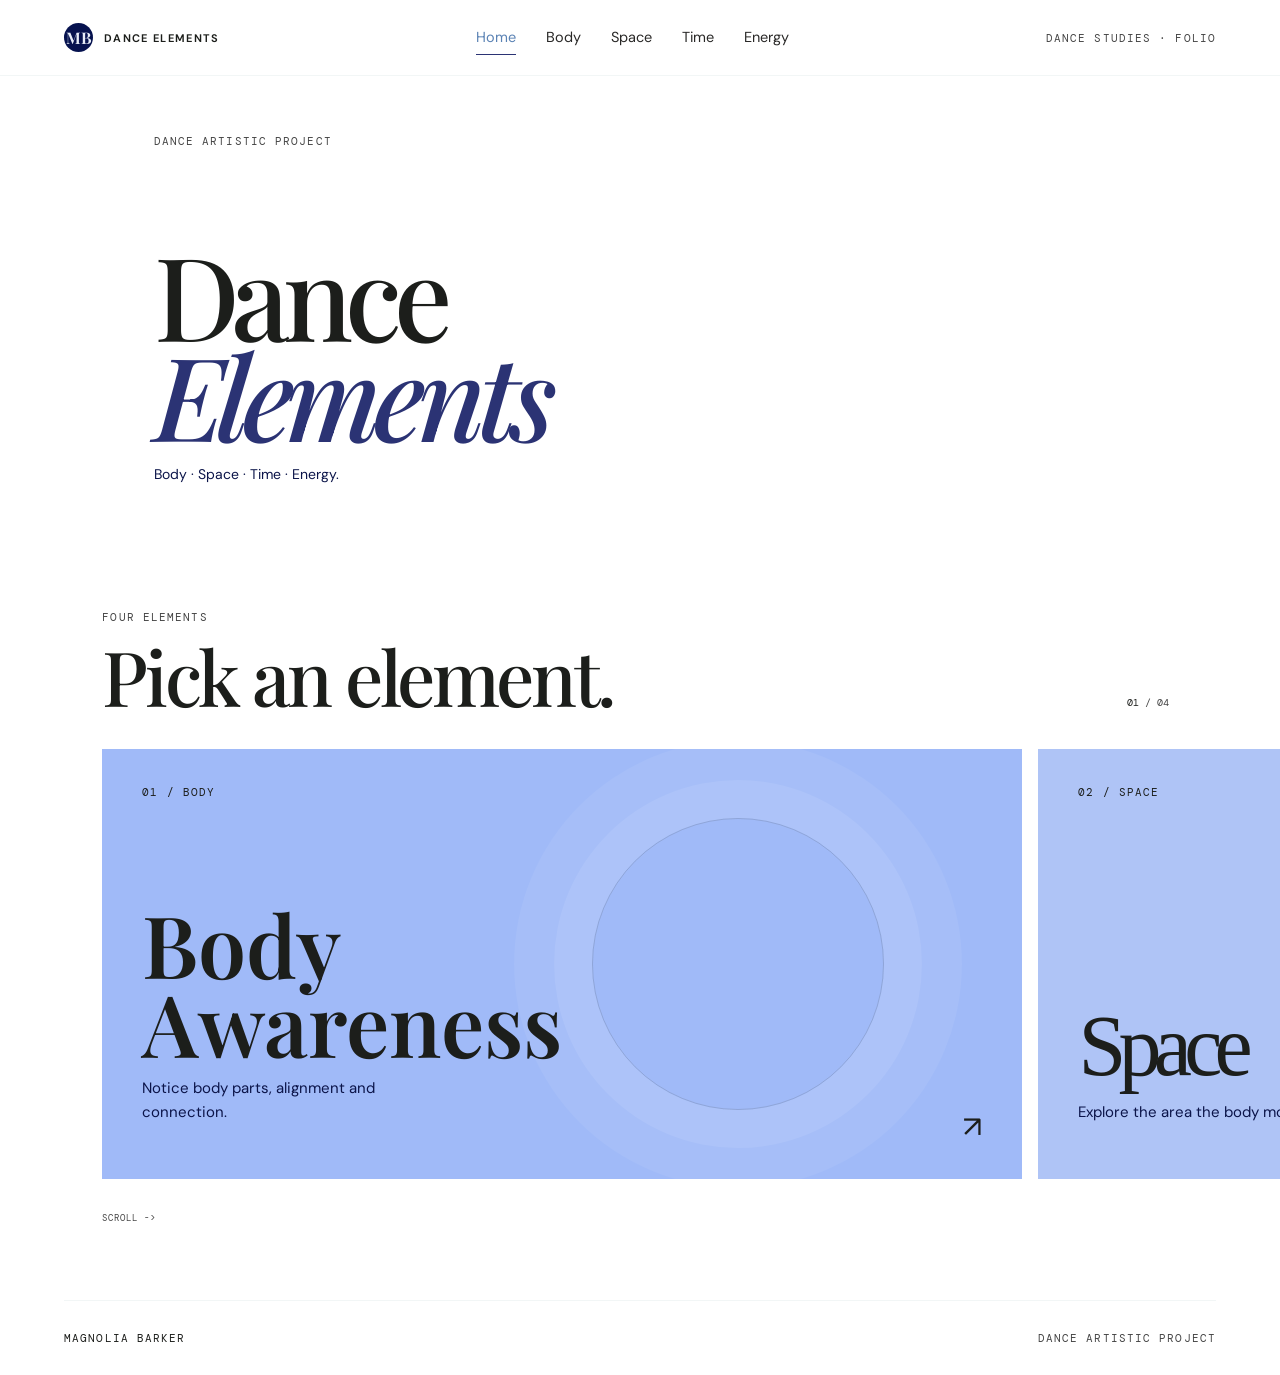
<file: index.html>
<!DOCTYPE html>
<html lang="en">
<head>
  <meta charset="UTF-8">
  <meta name="viewport" content="width=device-width, initial-scale=1.0">
  <meta name="theme-color" content="#f4efe6">
  <title>Dance Elements — Magnolia Barker</title>
  <link rel="stylesheet" href="styles.css">
  <script src="script.js" defer></script>
</head>
<body>
  <header class="site-header">
    <a class="wordmark" href="index.html"><span class="brand-monogram">MB</span> DANCE ELEMENTS</a>
    <nav class="main-nav" aria-label="Main navigation">
      <a class="active" href="index.html">Home</a>
      <a href="body.html">Body</a>
      <a href="space.html">Space</a>
      <a href="time.html">Time</a>
      <a href="energy.html">Energy</a>
    </nav>
    <span class="folio-tag">DANCE STUDIES · FOLIO</span>
  </header>

  <main>
    <section class="home-hero">
      <div class="hero-copy">
        <p class="section-label">DANCE ARTISTIC PROJECT</p>
        <h1>Dance<br><em>Elements</em></h1>
        <p class="lead-copy">Body · Space · Time · Energy.</p>
      </div>
    </section>

    <section class="elements-showcase" id="elements-showcase" aria-label="Four dance elements">
      <div class="showcase-heading">
        <div>
          <p class="section-label">FOUR ELEMENTS</p>
          <h2>Pick an element.</h2>
        </div>
        <div class="carousel-controls">
          <span class="carousel-position"><b id="carousel-current">01</b> / 04</span>
        </div>
      </div>

      <div class="element-carousel" id="element-carousel" tabindex="0" aria-label="Dance elements carousel">
        <a class="element-card card-body" href="body.html">
          <span class="element-card-label">01 / BODY</span>
          <h3>Body<br>Awareness</h3>
          <p>Notice body parts, alignment and connection.</p>
          <span class="card-arrow">↗</span>
        </a>
        <a class="element-card card-space" href="space.html">
          <span class="element-card-label">02 / SPACE</span>
          <h3>Space</h3>
          <p>Explore the area the body moves through.</p>
          <span class="card-arrow">↗</span>
        </a>
        <a class="element-card card-time" href="time.html">
          <span class="element-card-label">03 / TIME</span>
          <h3>Time</h3>
          <p>Explore speed, rhythm and pace.</p>
          <span class="card-arrow">↗</span>
        </a>
        <a class="element-card card-energy" href="energy.html">
          <span class="element-card-label">04 / ENERGY</span>
          <h3>Energy</h3>
          <p>Explore weight, flow, time and space.</p>
          <span class="card-arrow" aria-hidden="true">↗</span>
        </a>
      </div>

      <div class="carousel-scroll-hint">
        <span>SCROLL -> </span>

      </div>
    </section>
  </main>

  <footer class="site-footer">
    <span>MAGNOLIA BARKER</span>
    <span>DANCE ARTISTIC PROJECT</span>
  </footer>
</body>
</html>
</file>
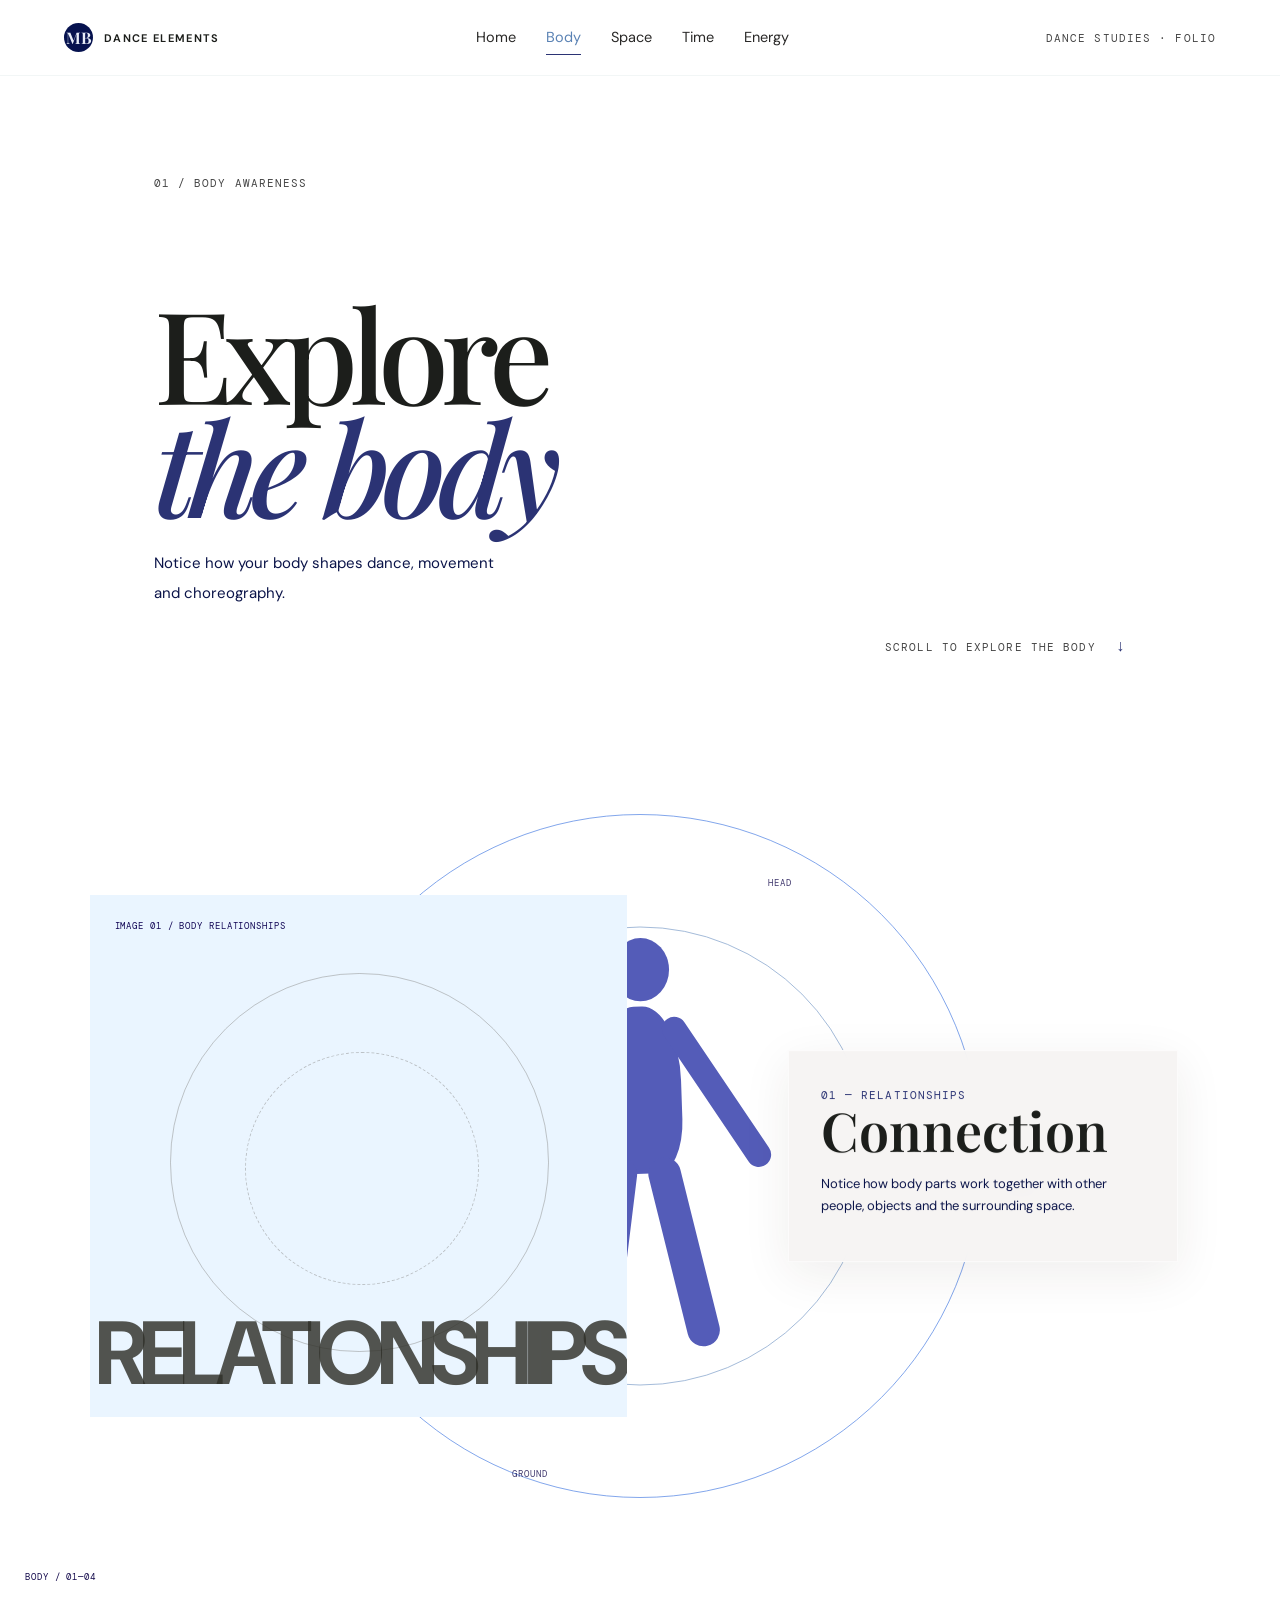
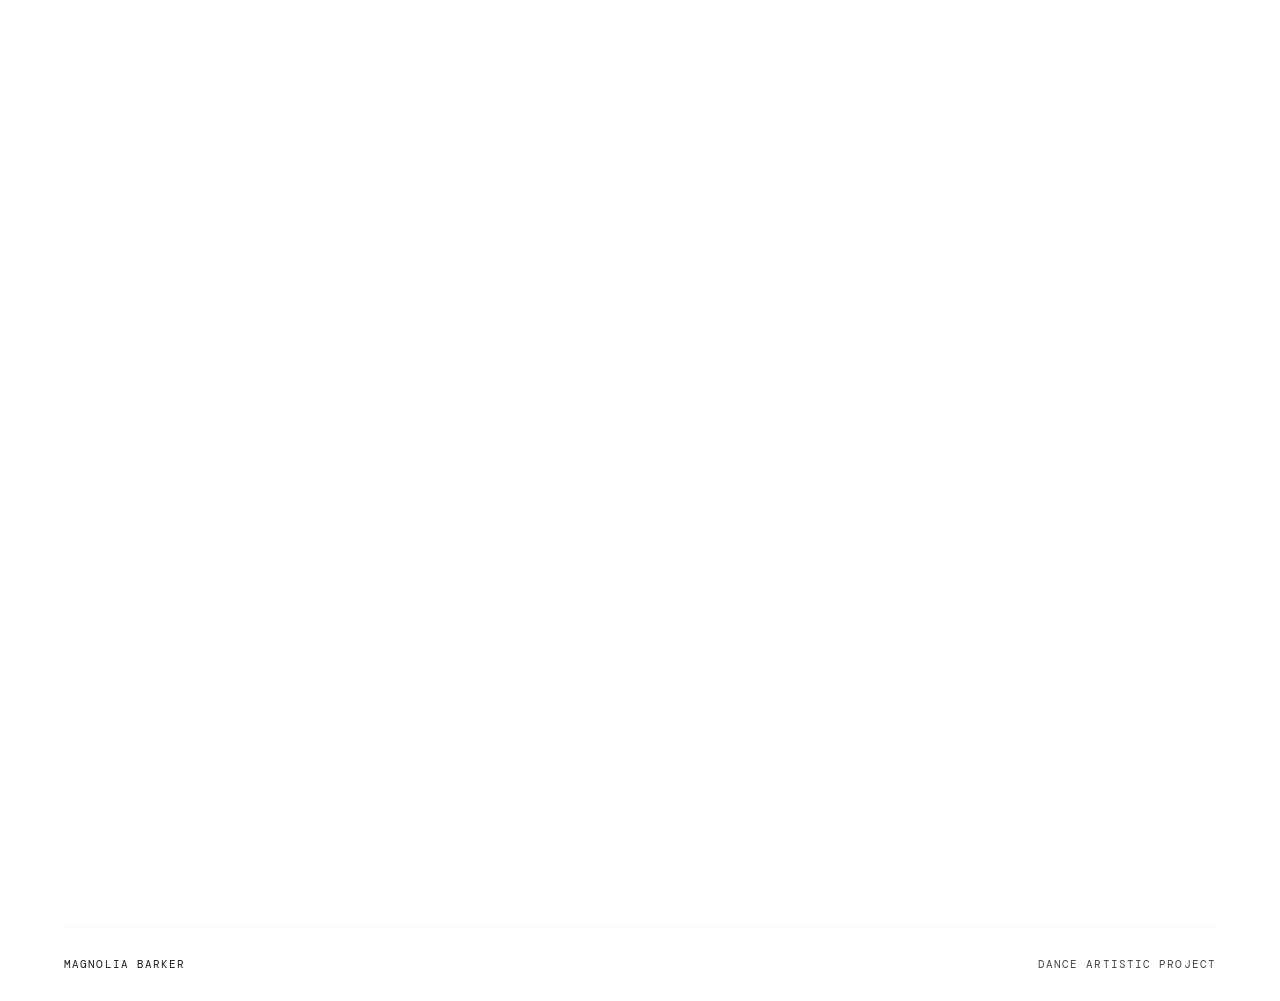
<file: body.html>
<!DOCTYPE html>
<html lang="en">
  <head>
    <meta charset="UTF-8">
    <meta name="viewport" content="width=device-width, initial-scale=1.0">
    <title>Body Awareness — Magnolia Barker</title>
    <link rel="stylesheet" href="styles.css">
    <script src="script.js" defer></script>
  </head>
  <body class="body-page">
    <header class="site-header"><a class="wordmark" href="index.html"><span class="brand-monogram">MB</span> DANCE ELEMENTS</a>
      <nav class="main-nav" aria-label="Main navigation">
        <a href="index.html">Home</a>
        <a class="active" href="body.html">Body</a>
        <a href="space.html">Space</a>
        <a href="time.html">Time</a>
        <a href="energy.html">Energy</a>
      </nav>
      <span class="folio-tag">DANCE STUDIES · FOLIO</span>
    </header>
    <main>
      <section class="page-intro">
        <p class="section-label">01 / BODY AWARENESS </p>
        <h1>Explore<br><em>the body</em></h1>
        <p class="lead-copy">Notice how your body shapes dance, movement and choreography.</p>
        <span class="scroll-cue">SCROLL TO EXPLORE THE BODY <span>↓</span></span>
      </section>
      <section class="body-journey" aria-label="A scroll-driven journey through the body">
        <div class="body-visual">
          <div class="body-backdrop">
          </div>
          <div class="body-ring">
          </div>
          <div class="body-ring ring-b">
          </div>
          <div class="body-silhouette"><i class="head"></i><i class="torso"></i><i class="arm left"></i><i class="arm right"></i><i class="leg left"></i><i class="leg right"></i>
          </div><span class="body-label label-head">HEAD</span><span class="body-label label-heart">CENTRE</span><span class="body-label label-hand">REACH</span><span class="body-label label-foot">GROUND</span><span class="body-visual-label">BODY / 01—04</span>
          <div class="body-image-sequence" aria-label="A sequence of images that changes as you scroll">
            <figure class="body-image-frame">
              <div class="body-photo-placeholder body-photo-whole"><span class="photo-index">IMAGE 01 / BODY RELATIONSHIPS</span><strong>RELATIONSHIPS</strong>
              </div>
            </figure>
            <figure class="body-image-frame">
              <div class="body-photo-placeholder body-photo-centre"><span class="photo-index">IMAGE 02 / LOCOMOTOR</span><strong>LOCOMOTOR</strong>
              </div>
            </figure>
            <figure class="body-image-frame">
              <div class="body-photo-placeholder body-photo-reach"><span class="photo-index">IMAGE 03 / BODY BASE</span><strong>BODY BASE</strong>
              </div>
            </figure>
            <figure class="body-image-frame">
              <div class="body-photo-placeholder body-photo-ground"><span class="photo-index">IMAGE 04 / BODY PARTS</span><strong>BODY PARTS</strong>
              </div>
            </figure>
          </div>
          <div class="body-overlay">
            <article class="body-note"><span class="body-note-label">01 — RELATIONSHIPS</span>
              <h2>Connection </h2>
              <p>Notice how body parts work together with other people, objects and the surrounding space.</p>
            </article>
            <article class="body-note"><span class="body-note-label">02 — LOCOMOTOR</span>
              <h2>What is moving? </h2>
              <p>Locomotor movement travels through general space. Non-locomotor movement stays in place.</p>
            </article>
            <article class="body-note"><span class="body-note-label">03 — BODY BASE</span>
              <h2>Where do you stand? </h2>
              <p>Which body parts support you against gravity? How are you connected to the floor?</p>
            </article>
            <article class="body-note"><span class="body-note-label">04 — BODY PARTS</span>
              <h2>What is moving? </h2>
              <p>Where does the movement begin? Which body part are you moving, and how?</p>
            </article>
          </div>
        </div>
      </section>
    </main>
    <footer class="site-footer">
      <span>MAGNOLIA BARKER</span>
      <span>DANCE ARTISTIC PROJECT</span>
    </footer>
  </body>
</html>
</file>
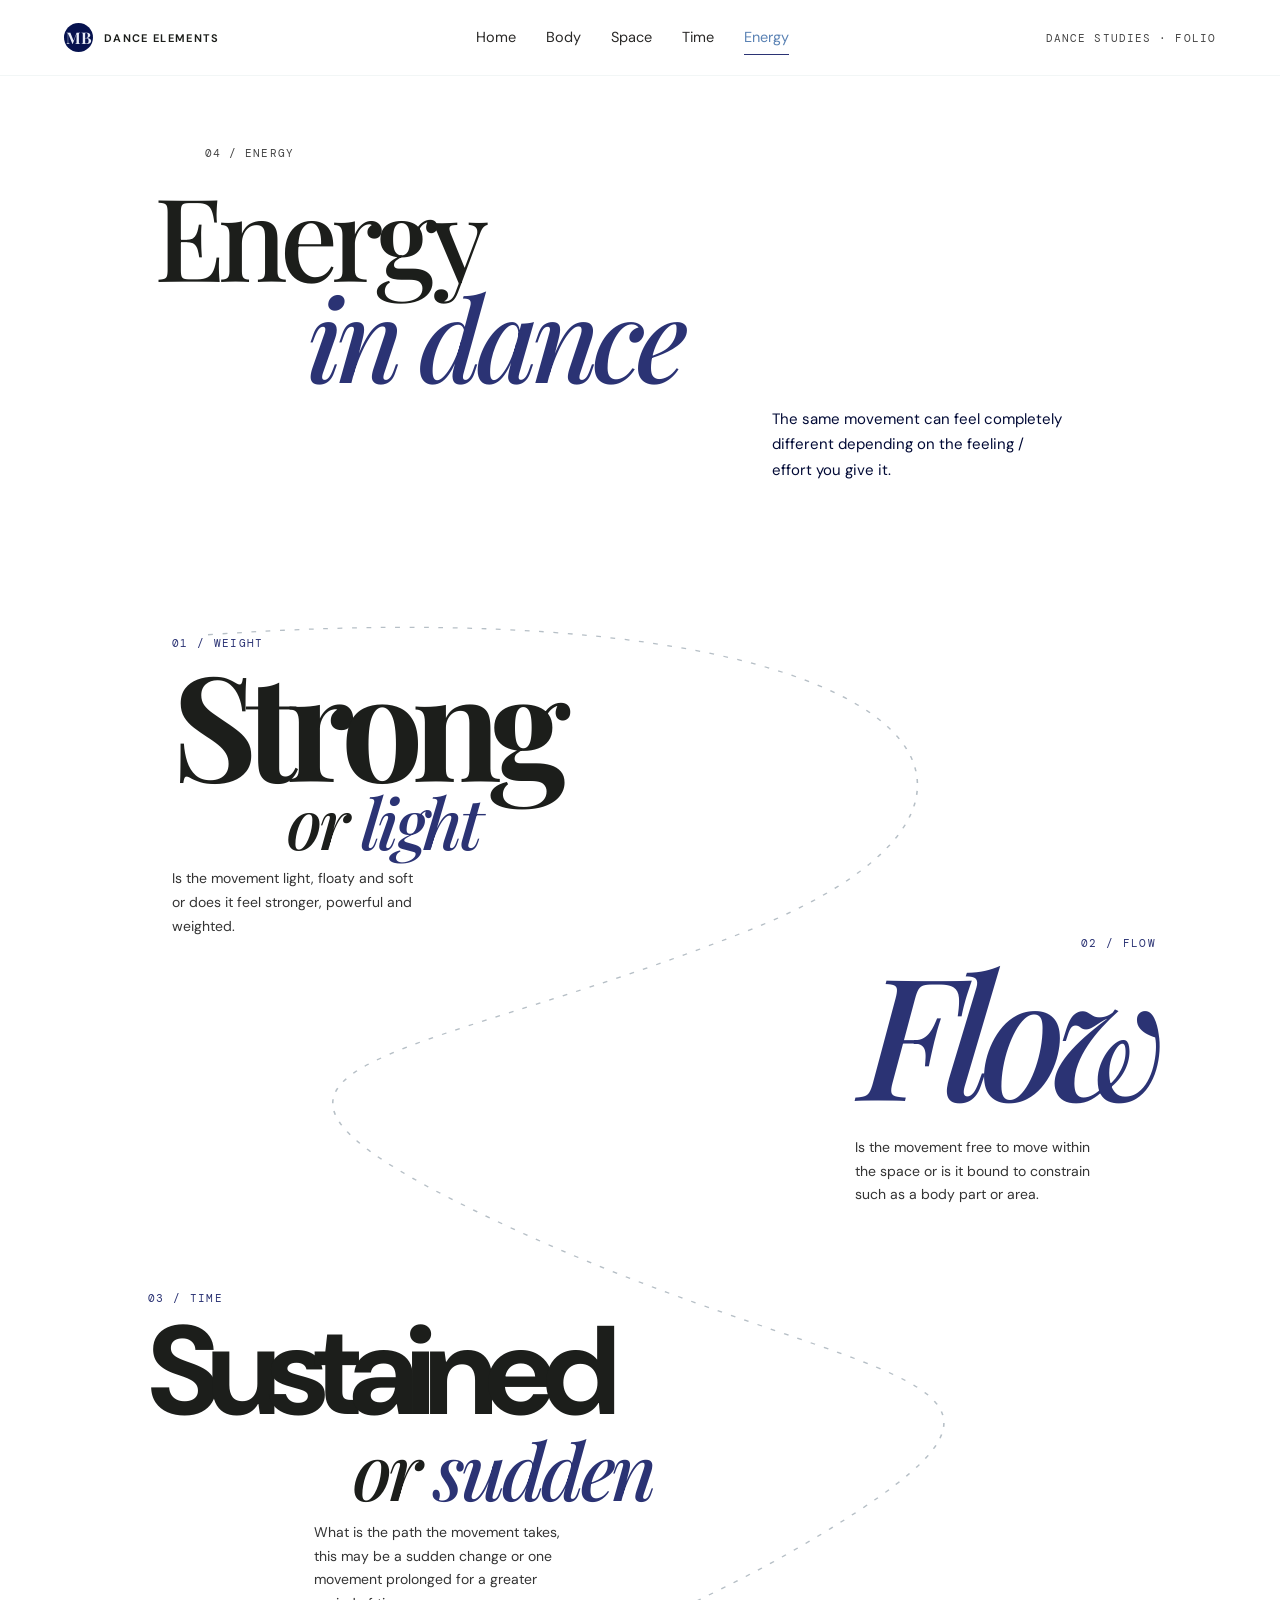
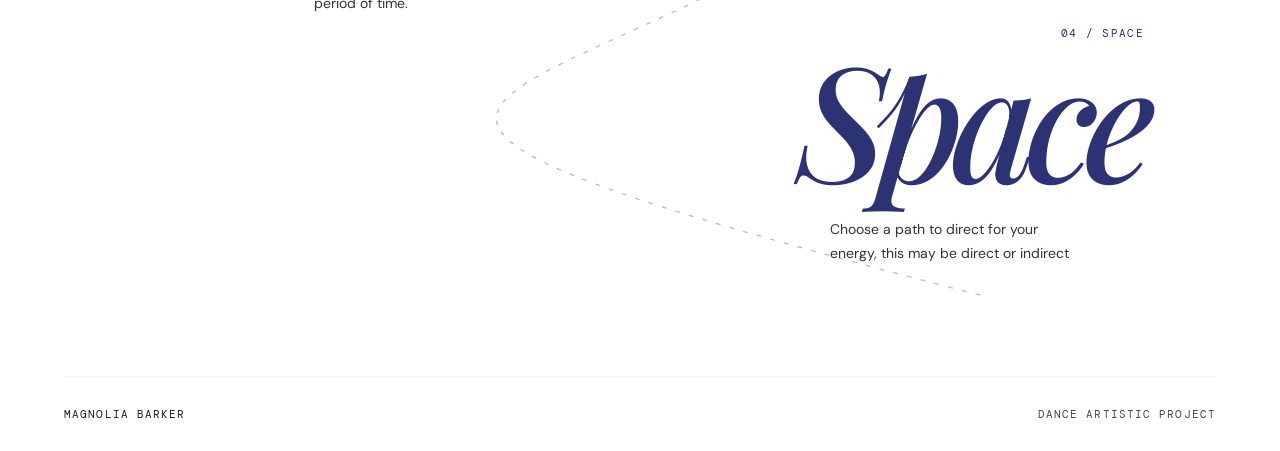
<file: energy.html>
<!DOCTYPE html>
<html lang="en">
<head>
  <meta charset="UTF-8">
  <meta name="viewport" content="width=device-width, initial-scale=1.0">
  <meta name="theme-color" content="#f4efe6">
  <title>Energy — Magnolia Barker</title>
  <link rel="stylesheet" href="styles.css">
  <script src="script.js" defer></script>
</head>
<body class="energy-page">
  <header class="site-header">
    <a class="wordmark" href="index.html"><span class="brand-monogram">MB</span> DANCE ELEMENTS</a>
    <nav class="main-nav" aria-label="Main navigation">
      <a href="index.html">Home</a>
      <a href="body.html">Body</a>
      <a href="space.html">Space</a>
      <a href="time.html">Time</a>
      <a class="active" href="energy.html" aria-current="page">Energy</a>
    </nav>
    <span class="folio-tag">DANCE STUDIES · FOLIO</span>
  </header>

  <main class="energy-flow-main">
    <section class="energy-flow-intro">
      <p class="section-label">04 / ENERGY</p>
      <h1>Energy<br><em >in dance</em></h1>
      <p class="energy-intro-note">The same movement can feel completely different depending on the feeling / effort you give it.</p>
    </section>

    <section class="energy-flow-field" aria-label="Four qualities of movement energy">
      <svg class="energy-thread" viewBox="0 0 1000 1450" preserveAspectRatio="none" aria-hidden="true">
        <path d="M140 90 C720 40 880 250 590 390 S90 520 390 690 S890 830 640 1010 S150 1170 790 1370" />
      </svg>

      <article class="energy-moment moment-weight">
        <span class="moment-label">01 / WEIGHT</span>
        <h2>Strong</h2>
        <p class="moment-counter">or <em>light</em></p>
        <p class="moment-copy">Is the movement light, floaty and soft or does it feel stronger, powerful and weighted.</p>
      </article>

      <article class="energy-moment moment-flow">
        <span class="moment-label">02 / FLOW</span>
        <h2><em>Flow</em></h2>
        <p class="moment-copy">Is the movement free to move within the space or is it bound to constrain such as a body part or area.</p>
      </article>

      <article class="energy-moment moment-time">
        <span class="moment-label">03 / TIME</span>
        <h2>Sustained</h2>
        <p class="moment-counter">or <em>sudden</em></p>
        <p class="moment-copy">What is the path the movement takes, this may be a sudden change or one movement prolonged for a greater period of time.</p>
      </article>

      <article class="energy-moment moment-space">
        <span class="moment-label">04 / SPACE</span>
        <h2>Space</h2>
        <p class="moment-copy">Choose a path to direct for your energy, this may be direct or indirect</p>
      </article>
    </section>

  </main>

  <footer class="site-footer">
    <span>MAGNOLIA BARKER</span>
    <span>DANCE ARTISTIC PROJECT</span>
  </footer>
</body>
</html>
</file>
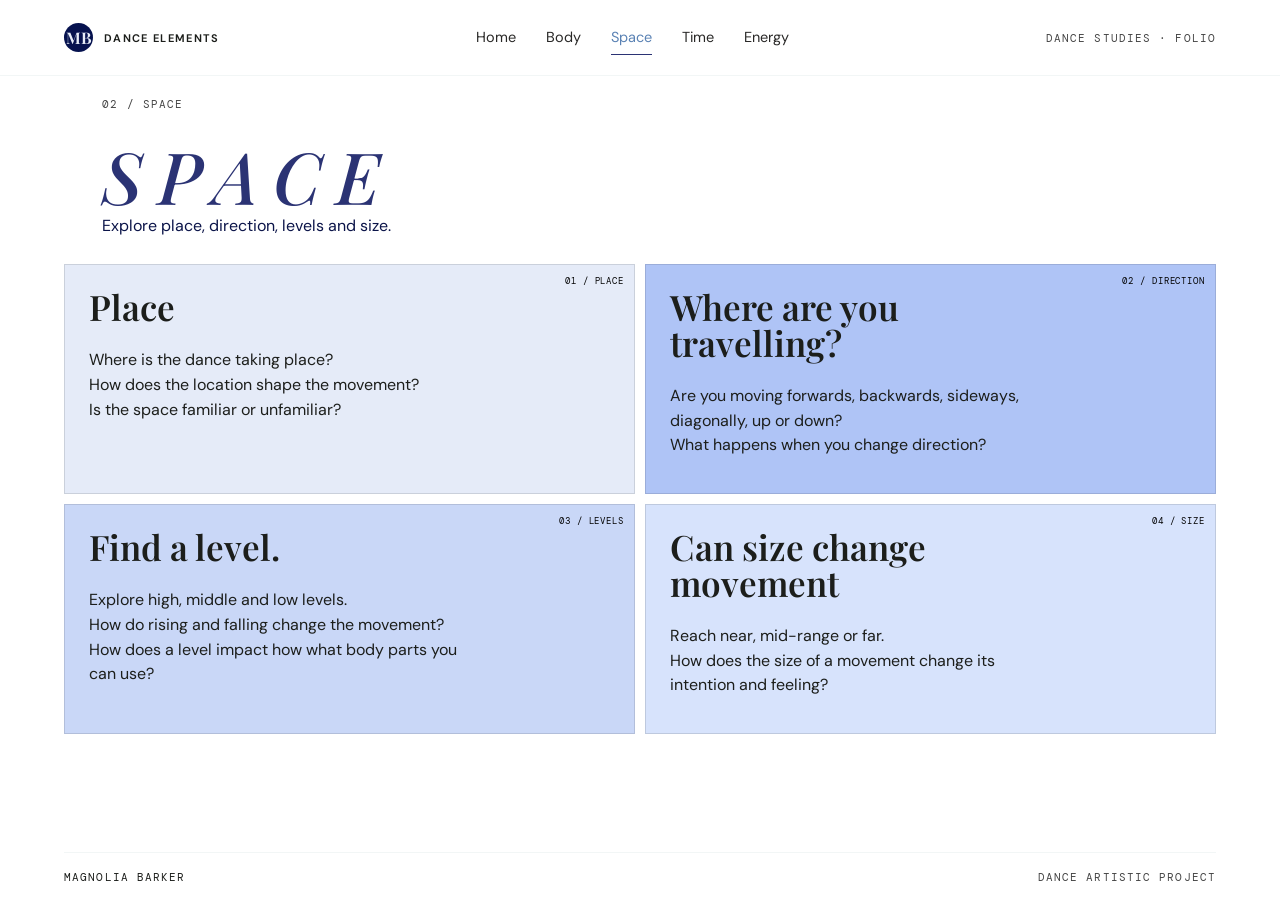
<file: space.html>
<!DOCTYPE html>
<html lang="en">
  <head>
    <meta charset="UTF-8">
    <meta name="viewport" content="width=device-width, initial-scale=1.0">
    <title>Space — Magnolia Barker</title>
    <link rel="stylesheet" href="styles.css">
    <script src="script.js" defer></script>
  </head>
  <body class="space-page">
    <header class="site-header"><a class="wordmark" href="index.html"><span class="brand-monogram">MB</span> DANCE ELEMENTS</a>
      <nav class="main-nav" aria-label="Main navigation">
        <a href="index.html">Home</a>
        <a href="body.html">Body</a>
        <a class="active" href="space.html">Space</a>
        <a href="time.html">Time</a>
        <a href="energy.html">Energy</a>
      </nav>
      <span class="folio-tag">DANCE STUDIES · FOLIO</span>
    </header>
    <main>
      <section class="space-heading">
        <p class="section-label">02 / SPACE </p>
        <h1><em>SPACE</em></h1>
        <p class="lead-copy">Explore place, direction, levels and size.</p>
      </section>
      <section class="space-card-grid">
        <article class="space-card"><span class="space-card-label">01 / PLACE</span>
          <div class="space-card-copy">
            <h2>Place </h2>
            <p>Where is the dance taking place? <br>How does the location shape the movement? <br>Is the space familiar or unfamiliar?</p>
          </div>
        </article>
        <article class="space-card"><span class="space-card-label">02 / DIRECTION</span>
          <div class="space-card-copy">
            <h2>Where are you travelling? </h2>
            <p>Are you moving forwards, backwards, sideways, diagonally, up or down? <br>What happens when you change direction?</p>
          </div>
        </article>
        <article class="space-card"><span class="space-card-label">03 / LEVELS</span>
          <div class="space-card-copy">
            <h2>Find a level. </h2>
            <p>Explore high, middle and low levels. <br>How do rising and falling change the movement?<br> How does a level impact how what body parts you can use?</p>
          </div>
          </article>
          <article class="space-card"><span class="space-card-label">04 / SIZE</span>
            <div class="space-card-copy">
              <h2>Can size change movement </h2>
              <p>Reach near, mid-range or far. <br>How does the size of a movement change its intention and feeling?</p>
            </div>
          </article>
        </section>
      </main>
      <footer class="site-footer">
        <span>MAGNOLIA BARKER</span>
        <span>DANCE ARTISTIC PROJECT</span>
      </footer>
    </body>
  </html>
</file>
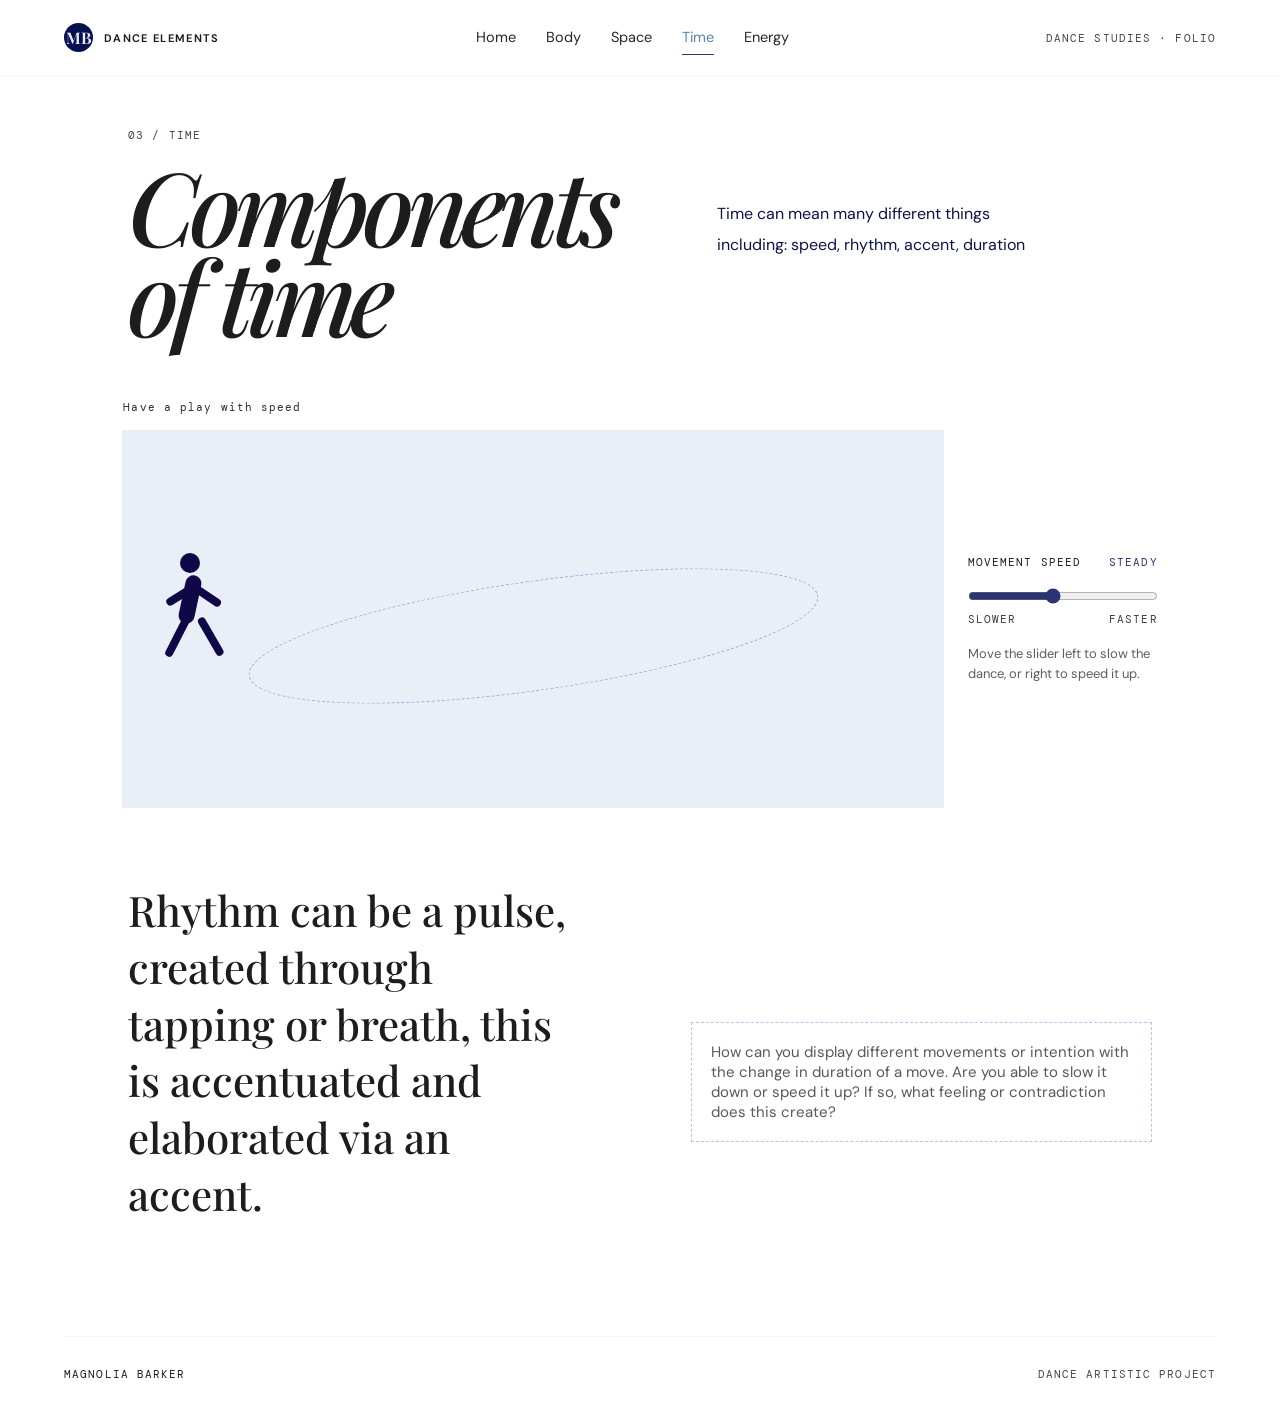
<file: time.html>
<!DOCTYPE html>
<html lang="en">
  <head>
    <meta charset="UTF-8">
    <meta name="viewport" content="width=device-width, initial-scale=1.0">
    <title>Time — Magnolia Barker</title>
    <link rel="stylesheet" href="styles.css">
    <script src="script.js" defer></script>
  </head>

  <body class="time-page">
    <header class="site-header"><a class="wordmark" href="index.html"><span class="brand-monogram">MB</span> DANCE ELEMENTS</a>
      <nav class="main-nav" aria-label="Main navigation">
        <a href="index.html">Home</a>
        <a href="body.html">Body</a>
        <a href="space.html">Space</a>
        <a class="active" href="time.html">Time</a>
        <a href="energy.html">Energy</a>
      </nav>
      <span class="folio-tag">DANCE STUDIES · FOLIO</span>
    </header>

    <main class="time-main">
      <section class="page-intro time-heading">
        <div class="time-title">
          <p class="section-label">03 / TIME</p>
          <h1>Components of time</h1>
        </div>
        <p class="lead-copy">Time can mean many different things including: speed, rhythm, accent, duration </p>
      </section>

      <section class="time-study" aria-label="Interactive movement and tempo study">
        <div class="stage-info">
          <span>Have a play with speed</span>
        </div>
        <div class="dance-stage" aria-label="A dancing figure moves along a looping route">
          <div class="stage-grid"></div>
          <span class="stage-axis axis-one"></span>
          <span class="stage-axis axis-two"></span>
          <span class="stage-axis axis-three"></span>
          <span class="stage-axis axis-four"></span>
          <div class="stage-route"></div>
          <div class="dancer" aria-hidden="true">
            <span class="dancer-head"></span>
            <span class="dancer-torso"></span>
            <span class="dancer-arm arm-a"></span>
            <span class="dancer-arm arm-b"></span>
            <span class="dancer-leg leg-a"></span>
            <span class="dancer-leg leg-b"></span>
          </div>
        </div>
        <div class="speed-controls">
          <div class="speed-control-label">
            <label for="tempo">MOVEMENT SPEED</label>
            <output id="tempo-value" for="tempo">STEADY</output>
          </div>
          <input id="tempo" type="range" min="1" max="10" value="5" aria-label="Movement speed">
          <div class="speed-range-labels"><span>SLOWER</span><span>FASTER</span></div>
          <p class="speed-hint">Move the slider left to slow the dance, or right to speed it up.</p>
        </div>
      </section>

      <section class="reflection-section time-reflection">
        <p>Rhythm can be a pulse, created through tapping or breath, this is accentuated and elaborated via an accent. </p>
        <div class="duration">How can you display different movements or intention with the change in duration of a move. Are you able to slow it down or speed it up? If so, what feeling or contradiction does this create?</div>
      </section>


    </main>
    <footer class="site-footer">
      <span>MAGNOLIA BARKER</span>
      <span>DANCE ARTISTIC PROJECT</span>
    </footer>
  </body>
</html>
</file>
<file: styles.css>
/* DANCE ELEMENTS — shared style sheet */
@import url('https://fonts.googleapis.com/css2?family=DM+Mono:wght@400;500&family=DM+Sans:wght@400;500;600;700&family=Playfair+Display:ital,wght@0,500;0,600;1,500;1,600&display=swap');

/* SHARED SITE STYLES */
* {
  box-sizing:border-box;
}
html {
  scroll-behavior:smooth;
}
/* Shared page background; individual sections can set their own colour below. */
body {
  margin:0;
  background:#ffffff;
  color:#1c1e1b;
  font-family:'DM Sans',Arial,sans-serif;
  font-weight:400;
}
a {
  color:inherit;
  text-decoration:none;
}
/* Every HTML page shares this header; .active marks the current navigation link. */
.site-header {
  height:76px;
  border-bottom:1px solid #f2f6f6;
  display:flex;
  align-items:center;
  justify-content:space-between;
  padding:0 5vw;
  position:relative;
  z-index:5;
  background:#ffffff;
}
.wordmark {
  font-size:11px;
  letter-spacing:.12em;
  font-weight:650;
  display:flex;
  align-items:center;
  gap:11px;
}
.brand-monogram {
  display:grid;
  place-items:center;
  width:29px;
  height:29px;
  border-radius:52%;
  background:#06124f;
  color:#e7edf8;
  font-family:'Playfair Display',Georgia,serif;
  font-size:16px;
  letter-spacing:0;
}
.main-nav {
  display:flex;
  gap:30px;
  font-size:14.5px;
  color:#292827;
}
.main-nav a {
  padding:8px 0;
  transition:color .2s;
}
.main-nav a:hover {
  color:#1c1e1b;
}
.main-nav a.active {
  color:#5a82b4;
}
.main-nav a.active {
  border-bottom:1px solid #2b3374;
}
.folio-tag {
  font-family:'DM Mono',monospace;
  font-size:10px;
  letter-spacing:.1em;
}
.section-label {
  font-family:'DM Mono',monospace;
  font-size:10px;
  letter-spacing:.1em;
}
.scroll-cue {
  font-family:'DM Mono',monospace;
  font-size:10px;
  letter-spacing:.1em;
}
.site-footer {
  font-family:'DM Mono',monospace;
  font-size:10px;
  letter-spacing:.1em;
}
/* Reusable dashed boxes mark places where the student can add images or writing. */
.content-placeholder {
  font-family:'DM Mono',monospace;
  font-size:10px;
  letter-spacing:.1em;
}
.next-page-prompt>span {
  font-family:'DM Mono',monospace;
  font-size:10px;
  letter-spacing:.1em;
}
.folio-tag {
  color:#454545;
}
/* Shared text defaults: headings use the display face; labels use the mono face. */
h2 {
  margin-top:0;
}
h2 {
  margin-top:0;
}
h3 {
  margin-top:0;
}
p {
  margin-top:0;
}
h1 {
  font-family:'Playfair Display',Georgia,serif;
  font-weight:500;
}
h2 {
  font-family:'Playfair Display',Georgia,serif;
  font-weight:500;
}
h1 {
  font-size:clamp(68px,9vw,132px);
  line-height:.88;
  letter-spacing:-.065em;
  margin-bottom:28px;
}
h1 em {
  color:#2b3374;
  font-weight:500;
}
h2 em {
  color:#2b3374;
  font-weight:500;
}
.section-label {
  color:#454545;
  margin-bottom:25px;
}
.section-label span {
  color:#2b3374;
  padding:0 6px;
}
.lead-copy {
  font-size:15px;
  line-height:1.95;
  color:#0b1449;
  max-width:390px;
  margin-bottom: 10px;
}
.arrow-link {
  display:inline-flex;
  align-items:center;
  gap:23px;
  margin-top:32px;
  padding:13px 0;
  border-bottom:1px solid #1c1e1b;
  font-size:12px;
}
.arrow-link span {
  font-size:18px;
  color:#2b3374;
  transition:transform .2s;
}
.arrow-link:hover span {
  transform:translate(3px,-3px);
}
.site-footer {
  display:flex;
  justify-content:space-between;
  align-items:center;
  min-height:75px;
  margin:0 5vw;
  border-top:1px solid #f2f6f6;
  color:#454545;
}
.site-footer a {
  color:#1c1e1b;
}
.page-intro {
  position:relative;
  padding:100px 12vw 88px;
  min-height:520px;
}
.page-intro h1 {
  font-size:clamp(80px,10vw,142px);
}
.page-intro .lead-copy {
  max-width:360px;
}
.scroll-cue {
  position:absolute;
  right:12vw;
  bottom:50px;
  color:#454545;
}
.scroll-cue span {
  display:inline-block;
  margin-left:12px;
  color:#2b3374;
  font-size:16px;
  animation:bob 1.5s infinite;
}
@keyframes bob {
    50% {
    transform:translateY(5px);
  }
}
.duration {
  border:1px dashed #b6c3ef;
  min-height:110px;
  padding:19px;
  margin-top:18px;
  color:#89847a;
  display:flex;
  flex-direction:column;
  justify-content:center;
  gap:8px;
}
.content-placeholder span {
  font:37px 'DM Sans',Arial,sans-serif;
  letter-spacing:0;
  color:#0617f8;
}
.next-page-prompt {
  padding:90px 12vw 100px;
  background:#ffffff;
}
.next-page-prompt>span {
  color:#454545;
}
.next-page-prompt h2 {
  font-size:clamp(48px,7vw,82px);
  line-height:1.02;
  margin:25px 0 0;
}
.dancer {
  position:absolute;
  left:8%;
  top:47%;
  width:62px;
  height:110px;
  transform:translate(-50%,-50%);
  animation:travel 6s ease-in-out infinite alternate;
}
input[type=range] {
  width:100%;
  margin:19px 0 8px;
  accent-color:#2b3374;
  cursor:pointer;
}
/* Shared tablet and phone adjustments for the header and page introductions. */
@media(max-width:850px) {
  .site-header {
    padding:0 5vw;
  }
  .folio-tag {
    display:none;
  }
  .main-nav {
    gap:17px;
  }
}
@media(max-width:600px) {
  .site-header {
    height:auto;
    min-height:70px;
    flex-wrap:wrap;
    padding:13px 5vw;
    gap:12px;
  }
  .wordmark {
    font-size:10px;
  }
  .main-nav {
    order:2;
    width:100%;
    justify-content:space-between;
    gap:8px;
  }
  .main-nav a {
    font-size:11px;
  }
  .page-intro {
    padding:73px 8vw 115px;
    min-height:440px;
  }
  .page-intro h1 {
    font-size:85px;
  }
  .scroll-cue {
    right:8vw;
    bottom:42px;
  }
  .next-page-prompt {
    padding:68px 8vw 75px;
  }
  .next-page-prompt h2 {
    font-size:53px;
  }
  .site-footer {
    margin:0 5vw;
    font-size:8px;
    gap:10px;
  }
  .site-footer span {
    text-align:center;
  }
}
/* HOME: the showcase holds the four large element cards below the title. */
/* HOMEPAGE SECTION BACKGROUND: change #ffffff here. The four cards keep their own colours below. */
.elements-showcase {
  padding:74px 0 76px;
  background:#ffffff;
  overflow:hidden;
}

.site-footer {
  gap:14px;
}
.site-footer span:first-child {
  color:#1c1e1b;
}
@media(max-width:600px) {
  .elements-showcase {
    padding:58px 0 54px;
  }
  .site-footer {
    flex-wrap:wrap;
    justify-content:center;
    padding:15px 0;
  }
  .site-footer span {
    font-size:8px;
  }
}

/* Respect reduced-motion preferences across the site. The Time slider sets its
   own chosen tempo from script.js so the dancer still follows that control. */
@media(prefers-reduced-motion:reduce) {
  *,
  *::before,
  *::after {
    scroll-behavior:auto!important;
    animation-duration:.01ms!important;
    animation-iteration-count:1!important;
    transition-duration:.01ms!important;
  }
}
.folio-tag {
  font-size:11px;
}
.section-label {
  font-size:11px;
}
.scroll-cue {
  font-size:11px;
}
.site-footer {
  font-size:11px;
}
.duration {
  font-size:15px;
  color: #58585b;
}
.next-page-prompt>span {
  font-size:11px;
}

/* HOME PAGE
   The four anchor cards link to their pages and scroll horizontally as a carousel. */
.element-card {
  min-height:300px;
  padding:24px 22px;
  position:relative;
  transition:transform .3s;
}
.element-card:hover {
  transform:translateY(-5px);
}
.card-body {
  background:#a0baf8;
}
.card-space {
  background:#afc4f6;
}
.card-time {
  background:#c9d7f7;
}
.card-energy {
  background:#d7e3fc;
}
.element-card-label {
  font:10px 'DM Mono',monospace;
  letter-spacing:.1em;
}
.element-card h3 {
  font:500 31px/1.02 'Playfair Display',Georgia,serif;
  margin:63px 0 12px;
}
.element-card p {
  font-size:12px;
  line-height:1.6;
  color:#0b1449;
  max-width:180px;
}
.card-arrow {
  position:absolute;
  right:23px;
  bottom:20px;
  font-size:20px;
}
@media(max-width:850px) {
  .home-hero {
    padding:45px 7vw;
    grid-template-columns:1fr 1fr;
  }
}

.showcase-heading {
  display:flex;
  justify-content:space-between;
  align-items:flex-end;
  padding:0 8vw 35px;
}
.showcase-heading .section-label {
  margin-bottom:15px;
}
.showcase-heading h2 {
  font:500 clamp(42px,6vw,76px)/.98 'Playfair Display',Georgia,serif;
  letter-spacing:-.045em;
  margin:0;
}
/* These buttons and the card counter work with the horizontal carousel below. */
.carousel-controls {
  display:flex;
  align-items:center;
  gap:9px;
  padding-bottom:5px;
}
.carousel-position {
  font:10px 'DM Mono',monospace;
  color:#454545;
  margin-right:9px;
}
.carousel-position b {
  color:#1c1e1b;
  font-weight:400;
}

/* Cards snap into place as the user scrolls or uses the previous/next buttons. */
.element-carousel {
  display:flex;
  gap:16px;
  overflow-x:auto;
  padding:0 8vw 18px;
  scroll-snap-type:x mandatory;
  scrollbar-width:none;
  overscroll-behavior-x:contain;
}
.element-carousel::-webkit-scrollbar {
  display:none;
}
.element-carousel .element-card {
  flex:0 0 min(76vw,920px);
  min-height:430px;
  padding:40px 40px;
  
  display:flex;
  flex-direction:column;
  justify-content:flex-end;
  overflow:hidden;
}
.element-carousel .element-card:after {
  content:'';
  position:absolute;
  width:290px;
  height:290px;
  border:1px solid rgba(60,60,50,.16);
  border-radius:50%;
  right:15%;
  top:50%;
  transform:translateY(-50%);
  box-shadow:0 0 0 38px rgba(255,255,255,.08),0 0 0 78px rgba(255,255,255,.06);
}
.element-carousel .element-card h3 {
  font-size:clamp(48px,7vw,86px);
  line-height:.92;
  margin:26px 0 13px;
  position:relative;
  z-index:1;
}
.element-carousel .element-card p {
  font-size:15px;
  max-width:310px;
  position:relative;
  z-index:1;
}
.element-carousel .element-card-label {
  position:absolute;
  left:40px;
  top:36px;
  font-size:11px;
}
.element-carousel .card-arrow {
  font-size:30px;
  right:40px;
  bottom:33px;
  z-index:1;
}
.carousel-scroll-hint {
  display:flex;
  align-items:center;
  gap:13px;
  padding:15px 8vw 0;
  font:9px 'DM Mono',monospace;
  letter-spacing:.1em;
  color:#454545;
}
@media(max-width:600px) {
  .showcase-heading {
    padding:0 6vw 27px;
    align-items:flex-end;
  }
  .showcase-heading h2 {
    font-size:43px;
  }
  .carousel-controls {
    gap:5px;
  }

  .carousel-position {
    font-size:9px;
    margin-right:3px;
  }
  .element-carousel {
    gap:10px;
    padding-left:6vw;
    padding-right:6vw;
  }
  .element-carousel .element-card {
    flex-basis:88vw;
    min-height:390px;
    padding:24px;
  }
  .element-carousel .element-card h3 {
    font-size:57px;
  }
  .element-carousel .element-card-label {
    left:24px;
    top:25px;
  }
  .element-carousel .card-arrow {
    right:25px;
    bottom:24px;
  }
  .element-carousel .element-card:after {
    width:180px;
    height:180px;
    right:4%;
    top:41%;
  }
  .carousel-scroll-hint {
    padding-left:6vw;
  }
}
/* Each card gives its element a different type style to show a different quality. */
.card-body h3 {
  font-weight:600;
}
.card-space h3 {
  font-family:"Edu QLD Hand", cursive;
  font-weight:400;
  font-weight: noraml;
  letter-spacing:-.09em;
}
.card-time h3 {
  font-style:italic;
  font-weight:500;
}
.card-energy h3 {
  font:700 clamp(50px,7vw,82px)/.9 'DM Sans',Arial,sans-serif;
  letter-spacing:-.09em;
}
.home-hero {
  display:block;
  min-height:0;
  padding:58px 12vw 48px;
  overflow:visible;
}
.home-hero .hero-copy {
  max-width:740px;
}
.home-hero .section-label {
  margin-bottom:19px;
}
.home-hero .hero-copy h1 {
  font-size:clamp(68px,10vw,116px);
  line-height:.86;
  margin-bottom:17px;
}
.home-hero .hero-copy .lead-copy {
  font-size:14px;
  max-width:410px;
  margin:0;
  color:#0b1449;
}
.home-hero .hero-copy .arrow-link {
  margin-top:15px;
}
@media(max-width:600px) {
  .home-hero {
    padding:48px 8vw 38px;
  }
  .home-hero .hero-copy h1 {
    font-size:68px;
  }
}

/* BODY PAGE
   The body visual and zoom scene backgrounds are set directly in this section. */
/* These colour swatches fill the image spaces in the Body scroll sequence. */


.body-note-label {
  font-family:'DM Mono',monospace;
  font-size:10px;
  letter-spacing:.1em;
}

/* BODY: script.js reads this long section’s scroll progress to zoom the figure.
   Its four .body-note and .body-image-frame items change together as progress advances. */
.body-journey {
  display:grid;
  grid-template-columns:1fr 1fr;
  min-height:1500px;
  border-top:1px solid #f2f6f6;
}
.body-visual {
  height:100vh;
  min-height:650px;
  position:sticky;
  top:0;
  background:#ffffff;
  overflow:hidden;
}
.body-ring {
  position:absolute;
  width:62vh;
  height:62vh;
  max-width:530px;
  max-height:530px;
  border:1px solid #4e80e3;
  border-radius:50%;
  left:50%;
  top:50%;
  transform:translate(-50%,-50%);
}
.ring-b {
  width:42vh;
  height:42vh;
  border-color:#7e9ec9;
}
.body-silhouette {
  position:absolute;
  left:50%;
  top:50%;
  width:180px;
  height:500px;
  transform:translate(-50%,-49%);
  transition:transform .4s;
}
.body-silhouette i {
  display:block;
  position:absolute;
  background:#545cb8;
}
.body-silhouette .head {
  width:65px;
  height:72px;
  border-radius:50%;
  left:58px;
  top:0;
}
.body-silhouette .torso {
  width:93px;
  height:190px;
  left:44px;
  top:78px;
  border-radius:45% 45% 32% 32%;
  transform:rotate(-2deg);
}
.body-silhouette .arm {
  width:28px;
  height:200px;
  border-radius:40px;
  top:92px;
  transform-origin:top;
}
.body-silhouette .arm.left {
  left:48px;
  transform:rotate(26deg);
}
.body-silhouette .arm.right {
  right:45px;
  transform:rotate(-34deg);
}
.body-silhouette .leg {
  width:37px;
  height:220px;
  border-radius:30px;
  top:250px;
  transform-origin:top;
}
.body-silhouette .leg.left {
  left:52px;
  transform:rotate(7deg);
}
.body-silhouette .leg.right {
  right:48px;
  transform:rotate(-14deg);
}
.body-label {
  position:absolute;
  font:9px 'DM Mono',monospace;
  letter-spacing:.1em;
  color:#13094b;
}
.label-head {
  top:19%;
  left:60%;
}
.label-heart {
  top:43%;
  left:24%;
}
.label-hand {
  top:53%;
  right:19%;
}
.label-foot {
  bottom:14%;
  left:40%;
}
.body-visual-label {
  position:absolute;
  bottom:23px;
  left:25px;
  font:9px 'DM Mono',monospace;
  letter-spacing:.1em;
  color:#13094b;
}
.body-note {
  min-height:620px;
  padding:100px 0 70px;
  display:flex;
  flex-direction:column;
  justify-content:center;
  border-bottom:1px solid #f2f6f6;
}
.body-note-label {
  color:#2b3374;
  margin-bottom:24px;
}
.body-note h2 {
  font-size:clamp(43px,5vw,68px);
  line-height:1;
  margin-bottom:22px;
}
.body-note p {
  color:#0b1449;
  font-size:14px;
  line-height:1.8;
  max-width:340px;
}
@media(max-width:850px) {
  .body-journey {
    grid-template-columns:42% 58%;
  }
}
@media(max-width:600px) {
  .body-journey {
    display:block;
    min-height:auto;
  }
  .body-visual {
    height:60vh;
    min-height:420px;
    position:relative;
  }
  .body-silhouette {
    transform:translate(-50%,-49%) scale(.78);
  }
  .body-note {
    min-height:490px;
    padding:70px 0;
  }
  .body-note h2 {
    font-size:48px;
  }
}
.body-page .body-note h2 {
  font-weight:600;
}
/* The image frames stack over the figure; script.js marks one active, passed, or upcoming. */
.body-image-sequence {
  position:absolute;
  z-index:3;
  left:7vw;
  top:50%;
  width:42vw;
  height:min(58vh,560px);
  transform:translateY(-50%);
  pointer-events:none;
}
.body-image-frame {
  position:absolute;
  inset:0;
  margin:0;
  opacity:0;
  transform:translateX(110vw) rotate(3deg);
  transition:transform .82s cubic-bezier(.2,.75,.2,1),opacity .55s ease;
}
.body-image-frame.active {
  opacity:1;
  transform:translateX(0) rotate(0);
}
.body-image-frame.passed {
  opacity:0;
  transform:translateX(-115vw) rotate(-3deg);
}
.body-photo-placeholder {
  height:100%;
  width:100%;
  padding:25px;
  display:flex;
  flex-direction:column;
  justify-content:space-between;
  overflow:hidden;
  position:relative;
  background:#eaf5ff;
  color:#120756;
}
.body-photo-placeholder:before {
  content:'';
  position:absolute;
  border:1px solid rgba(64,55,45,.27);
  border-radius:50%;
  width:70%;
  aspect-ratio:1;
  left:15%;
  top:15%;
}
.body-photo-placeholder:after {
  content:'';
  position:absolute;
  border:1px solid rgba(64,55,45,.27);
  border-radius:50%;
  width:70%;
  aspect-ratio:1;
  left:15%;
  top:15%;
}
.body-photo-placeholder:after {
  width:43%;
  left:29%;
  top:30%;
  border-style:dashed;
}
.body-photo-placeholder .photo-index {
  position:relative;
  z-index:1;
  font:9px 'DM Mono',monospace;
  letter-spacing:.1em;
}
.body-photo-placeholder .photo-caption {
  position:relative;
  z-index:1;
  font:9px 'DM Mono',monospace;
  letter-spacing:.1em;
}
.body-photo-placeholder strong {
  position:relative;
  z-index:1;
  font:700 clamp(42px,7vw,90px)/.85 'DM Sans',Arial,sans-serif;
  letter-spacing:-.09em;
  align-self:center;
  color:rgba(47,48,40,.82);
}

.body-page .body-silhouette {
  opacity:.9;
  transition:opacity .3s ease;
}
@media(max-width:600px) {
  .body-image-sequence {
    left:6vw;
    top:9vh;
    transform:none;
    width:53vw;
    height:34vh;
  }
  .body-photo-placeholder {
    padding:12px;
  }
  .body-photo-placeholder strong {
    font-size:45px;
  }
  .body-photo-placeholder .photo-index {
    font-size:7px;
  }
  .body-photo-placeholder .photo-caption {
    font-size:9px;
    max-width:125px;
  }
  .body-overlay {
    width:43vw;
    right:5vw;
    bottom:8vh;
  }
  /* Only the active note is displayed over the figure; script.js toggles .active. */
.body-page .body-note {
    padding:14px;
  }
  .body-page .body-note h2 {
    font-size:31px;
  }
  .body-page .body-note p {
    font-size:11px;
    line-height:1.5;
  }
}
/* Full-page body journey: the sticky image stays in view while the section scrolls. */
.body-page .body-journey {
  display:block;
  height:380vh;
  min-height:0;
  position:relative;
  border:0;
  background:#ffffff;
}
.body-page .body-visual {
  height:100vh;
  min-height:0;
  width:100%;
  position:sticky;
  top:0;
  overflow:hidden;
  background:#ffffff;
  isolation:isolate;
}
.body-backdrop {
  position:absolute;
  inset:0;
  background:#ffffff;
  z-index:-1;
}
.body-page .body-ring {
  width:min(72vw,76vh);
  height:min(72vw,76vh);
  max-width:none;
  max-height:none;
  opacity:.7;
}
.body-page .ring-b {
  width:min(49vw,51vh);
  height:min(49vw,51vh);
}
.body-page .body-silhouette {
  z-index:1;
  transform:translate(-50%,-49%) scale(.9);
  transform-origin:50% 45%;
  transition:transform .12s linear;
}
.body-page .body-label {
  z-index:2;
  opacity:.75;
  transition:opacity .25s;
}
.body-page .body-visual-label {
  z-index:3;
}
.body-overlay {
  position:absolute;
  z-index:4;
  right:8vw;
  top:50%;
  transform:translateY(-50%);
  width:min(390px,38vw);
}
.body-page .body-note {
  display:none;
  min-height:0;
  padding:32px;
  background:rgba(246, 244, 242, 0.92);
  border:1px solid rgba(255,255,255,.65);
  box-shadow:0 12px 45px rgba(55,42,29,.08);
  backdrop-filter:blur(8px);
  animation:stop-appear .45s ease both;
}
.body-page .body-note.active {
  display:block;
}
.body-page .body-note h2 {
  font-size:clamp(38px,4.2vw,58px);
  line-height:.98;
  margin:0 0 16px;
}
.body-page .body-note p {
  font-size:13px;
  line-height:1.7;
  margin-bottom:12px;
}
.body-page .body-note .content-placeholder {
  min-height:86px;
  margin-top:15px;
  padding:14px;
}
@keyframes stop-appear {
    from {
    opacity:0;
    transform:translateY(14px);
  }
    to {
    opacity:1;
    transform:translateY(0);
  }
}
@media(max-width:600px) {
  .body-page .body-journey {
    height:360vh;
  }
  .body-page .body-silhouette {
    transform:translate(-50%,-49%) scale(.75);
    transform-origin:50% 42%;
  }
  .body-page .body-ring {
    width:90vw;
    height:90vw;
  }
  .body-page .ring-b {
    width:60vw;
    height:60vw;
  }
  .body-overlay {
    top:auto;
    bottom:6vh;
    right:6vw;
    transform:none;
    width:88vw;
  }
  .body-page .body-note {
    padding:22px;
  }
  .body-page .body-note h2 {
    font-size:43px;
  }
  .body-page .body-note p {
    max-width:unset;
  }
  .body-page .body-note .content-placeholder {
    min-height:70px;
  }
  .body-page .label-head {
    top:14%;
    left:64%;
  }
  .body-page .label-heart {
    top:40%;
    left:9%;
  }
  .body-page .label-hand {
    right:8%;
  }
  .body-page .label-foot {
    bottom:10%;
    left:37%;
  }
}
.body-note-label {
  font-size:11px;
}

/* SPACE PAGE
   The header panel and each card set their own background colours here.
   Each .space-card is one coloured movement study. The card position sets
   its entrance direction; all four fit inside one screen without scrolling. */
.space-page {
  height:100vh;
  height:100svh;
  display:flex;
  flex-direction:column;
  overflow:hidden;
}
.space-page .site-header {
  flex:0 0 76px;
}
.space-page main {
  flex:1 1 auto;
  min-height:0;
  display:flex;
  flex-direction:column;
  overflow:hidden;
}
.space-heading {
  flex:0 0 auto;
  min-height:0;
  padding:16px 8vw 8px;
  background:#ffffff;
}
.space-heading .section-label {
  margin:5px 0 10px;
}
.space-heading h1 {
  margin-top: 30px;
  margin-bottom: 5px;
  font-size:clamp(48px,8vw,72px);
  font-weight:750;
  line-height:.95;
  letter-spacing:0.2em;
  font-style: 'Playfair Display',Georgia,serif;
}
.space-heading .lead-copy {
  max-width:440px;
  margin-bottom: 10px;
  font-size:16px;
  line-height:1.5;
}
/* SPACE: four cards fill the viewport; no scrolling is needed to see the full pattern. */
.space-card-grid {
    position: relative;
    flex: 1 1 auto;
    display: grid;
    grid-template-columns: repeat(2, minmax(0, 1fr));
    grid-template-rows: 230px 230px;
    gap: 10px;
    width: 100%;
    max-width: 1400px;
    min-height: 0;
    margin: 0 auto;
    padding: 8px 5vw 12px;
    overflow: hidden;
}
.space-card {
  position:relative;
  display:flex;
  align-items:stretch;
  min-width:0;
  min-height:0;
  padding:clamp(14px,2.2vw,24px);
  overflow:hidden;
  border:1px solid rgba(12,12,11,.12);
  animation-duration:2.2s;
  animation-timing-function:cubic-bezier(.18,.78,.2,1);
  animation-fill-mode:both;
}
/* Each card below gets a different starting position, then joins the centre. */
.space-card:nth-of-type(1) {
  background:#e5ebf8;
  animation-name:assemble-from-top;
}
.space-card:nth-of-type(2) {
  background:#afc4f6;
  animation-name:assemble-from-right;
  animation-delay:.06s;
}
.space-card:nth-of-type(3) {
  background:#c9d7f7;
  animation-name:assemble-from-left;
  animation-delay:.12s;
}
.space-card:nth-of-type(4) {
  background:#d7e3fc;
  animation-name:assemble-from-bottom;
  animation-delay:.18s;
}
.space-card-label {
  position:absolute;
  top:10px;
  right:10px;
  color:#040404;
  font-family:'DM Mono',monospace;
  font-size:9px;
  letter-spacing:.1em;
}
.space-card-copy {
  width:100%;
  margin:0;
  padding:0;
}
.space-card-copy h2 {
  max-width:299px;
  font-size: 35px;
  margin-bottom: 23px;
  font-weight:600;
  line-height:1.02;
}

.space-card-copy p {
  max-width:34ch;
  margin:0;
  font-size:16px;
  line-height:1.55;
}

.space-page .site-footer {
  flex:0 0 48px;
  min-height:48px;
  margin:0 5vw;
}
/* These four keyframes match the card entrance directions set above. */
@keyframes assemble-from-top {
  from {
    opacity:0;
    transform:translateY(-90vh) rotate(-4deg);
  }
  to {
    opacity:1;
    transform:translateY(0) rotate(0);
  }
}
@keyframes assemble-from-right {
  from {
    opacity:0;
    transform:translateX(100vw) rotate(4deg);
  }
  to {
    opacity:1;
    transform:translateX(0) rotate(0);
  }
}
@keyframes assemble-from-left {
  from {
    opacity:0;
    transform:translateX(-100vw) rotate(-4deg);
  }
  to {
    opacity:1;
    transform:translateX(0) rotate(0);
  }
}
@keyframes assemble-from-bottom {
  from {
    opacity:0;
    transform:translateY(90vh) rotate(4deg);
  }
  to {
    opacity:1;
    transform:translateY(0) rotate(0);
  }
}
@media(max-width:600px) {
  .space-page .site-header {
    flex-basis:64px;
  }
  .space-heading {
    padding:16px 9vw 8px;
  }
  .space-heading h1 {
    font-size:clamp(39px,9vw,56px);
  }
  .space-heading .lead-copy {
    font-size:12px;
    line-height:1.35;
  }
  .space-card-grid {
    gap:10px;
    padding:3px 12vw 8px;
  }
  .space-card {
    padding:2px;
  }
  .space-card-copy h2 {
    font-size:clamp(22px,5.2vw,27px);
  }
  .space-card-copy p {
    font-size:12px;
    line-height:1.35;
  }
  .space-card-copy .content-placeholder {
    min-height:38px;
    padding:6px 7px;
    font-size:9px;
  }
  .space-card-copy .content-placeholder span {
    font-size:10px;
  }
  .space-page .site-footer {
    flex-basis:40px;
    min-height:40px;
  }
}
@media(prefers-reduced-motion:reduce) {
  .space-card {
    animation:none;
    opacity:1;
    transform:none;
  }
}

/* TIME PAGE
   Stage, panel, and dancer backgrounds are set directly in this section. */
.stage-info {
  font-family:'DM Mono',monospace;
  font-size:10px;
  letter-spacing:.1em;
}
.speed-control-label {
  font-family:'DM Mono',monospace;
  font-size:10px;
  letter-spacing:.1em;
}
.speed-range-labels {
  font-family:'DM Mono',monospace;
  font-size:10px;
  letter-spacing:.1em;
}
.stage-note {
  font-family:'DM Mono',monospace;
  font-size:10px;
  letter-spacing:.1em;
}

.time-study {
  margin:0 9vw 90px;
  background:#ffffff;
  padding:22px 24px 25px;
}
.stage-info {
  display:flex;
  justify-content:space-between;
  color:#2a2d31;
  padding:2px 1px 18px;
}
/* TIME: the stage contains the route and dancer; overflow hides the figure beyond its edges. */
.dance-stage {
  height:370px;
  background:#e9eff6;
  position:relative;
  overflow:hidden;
}
.stage-grid {
  position:absolute;
  inset:0;
  background-image:
  linear-gradient(to right,transparent calc(25% - .5px),#e9eff6 25%,transparent calc(25% + .5px)),
  linear-gradient(to bottom,transparent calc(50% - .5px),#e9eff6 50%,transparent calc(50% + .5px));
  opacity:.8;
}
.stage-axis {
  position:absolute;
  top:14px;
  font:9px 'DM Mono',monospace;
  color:#5a7498;
}
.axis-one {
  left:7%;
}
.axis-two {
  left:32%;
}
.axis-three {
  left:57%;
}
.axis-four {
  left:82%;
}
.stage-route {
  position:absolute;
  width:70%;
  height:110px;
  left:15%;
  top:40%;
  border:1px dashed #9babe0;
  border-radius:50%;
  transform:rotate(-8deg);
}
/* The figure is built from these simple shapes. Its travel and limb keyframes follow below. */
.dancer-head {
  position:absolute;
  width:20px;
  height:20px;
  background:#100746;
  border-radius:50%;
  left:23px;
  top:0;
}
.dancer-torso {
  position:absolute;
  width:16px;
  height:49px;
  background:#100746;
  border-radius:10px;
  left:25px;
  top:22px;
  transform:rotate(12deg);
}
.dancer-arm {
  position:absolute;
  width:8px;
  border-radius:6px;
  background:#100746;
  transform-origin:top center;
}
.dancer-leg {
  position:absolute;
  width:8px;
  border-radius:6px;
  background:#100746;
  transform-origin:top center;
}
.dancer-arm {
  height:39px;
  top:30px;
}
.arm-a {
  left:27px;
  transform:rotate(-56deg);
  animation:arm-a 1.2s ease-in-out infinite alternate;
}
.arm-b {
  left:39px;
  transform:rotate(58deg);
  animation:arm-b 1.1s ease-in-out infinite alternate;
}
.dancer-leg {
  height:43px;
  top:65px;
}
.leg-a {
  left:26px;
  transform:rotate(27deg);
  animation:leg-a .9s ease-in-out infinite alternate;
}
.leg-b {
  left:39px;
  transform:rotate(-30deg);
  animation:leg-b .9s ease-in-out infinite alternate;
}
@keyframes travel {
    from {
    left:8%;
    top:53%;
  }
    to {
    left:88%;
    top:43%;
  }
}
@keyframes arm-a {
    to {
    transform:rotate(-110deg);
  }
}
@keyframes arm-b {
    to {
    transform:rotate(105deg);
  }
}
@keyframes leg-a {
    to {
    transform:rotate(-38deg);
  }
}
@keyframes leg-b {
    to {
    transform:rotate(48deg);
  }
}
.stage-note {
  position:absolute;
  bottom:16px;
  left:18px;
  right:18px;
  display:flex;
  justify-content:space-between;
  color:#531eff;
}
.stage-note span {
  font-size:16px;
  color:#2b3374;
}
/* The #tempo slider in script.js changes the duration of .dancer and each moving limb. */
.speed-controls {
  max-width:550px;
  margin:30px auto 0;
}
.speed-control-label {
  display:flex;
  justify-content:space-between;
}
.speed-control-label output {
  color:#2b3374;
}
.speed-range-labels {
  display:flex;
  justify-content:space-between;
  color:#3b3d3d;
  font-size:9px;
}
.speed-hint {
  text-align:center;
  color:#5c5d60;
  font-size:11px;
  margin:18px 0 0;
}
.reflection-section {
  padding:15px 0 95px;
  max-width:790px;
}
.reflection-section>p {
  font:560 38px/1.35 'Playfair Display',Georgia,serif;
  max-width:680px;
}
.reflection-section .content-placeholder {
  min-height:92px;
}
.time-page .next-page-prompt {
  background:#ffffff;
}

@media(max-width:850px) {
  .time-study {
    margin-left:5vw;
    margin-right:5vw;
  }
}
@media(max-width:600px) {
  .time-study {
    padding:16px 14px;
    margin:0 4vw 65px;
  }
  .dance-stage {
    height:300px;
  }
  .stage-route {
    width:76%;
    left:12%;
  }
  .reflection-section {
    padding-left:8vw;
    padding-right:8vw;
  }
  .reflection-section>p {
    font-size:25px;
  }
}
.time-page .page-intro h1 {
  font-style:italic;
  font-weight:500;
}
.time-page .reflection-section>p {
  font-size:clamp(29px,4vw,42px);
  font-weight:500;
}
.time-page .time-main {
  max-width:1440px;
  margin:0 auto;
}
.time-page .time-heading {
  display:grid;
  grid-template-columns:1fr 1fr;
  grid-template-rows:auto 1fr;
  align-items:center;
  column-gap:8vw;
  min-height:0;
  padding:52px 10vw 38px;
}
.time-page .time-title {
  grid-column:1;
  grid-row:1 / span 2;
}
.time-page .time-title .section-label {
  margin-bottom:18px;
}
.time-page .time-heading h1 {
  font-size:clamp(64px,8vw,104px);
  margin:0;
}
.time-page .time-heading>.lead-copy {
  grid-column:2;
  grid-row:2;
  align-self:center;
  max-width:340px;
  font-size:16px;
}
/* Desktop layout places the stage beside its slider; phone rules stack them vertically. */
.time-page .time-study {
  display:grid;
  grid-template-columns:minmax(0,1fr) 190px;
  grid-template-rows:auto minmax(270px,1fr);
  gap:0 24px;
  margin:0 8vw 54px;
  padding:20px;
  background:#ffffff;
}
.time-page .stage-info {
  grid-column:1/-1;
  grid-row:1;
  padding:2px 1px 16px;
}
.time-page .dance-stage {
  grid-column:1;
  grid-row:2;
  height:min(42vh,390px);
  min-height:270px;
}
.time-page .speed-controls {
  grid-column:2;
  grid-row:2;
  align-self:center;
  width:100%;
  margin:0;
  max-width:none;
}
.time-page .speed-hint {
  text-align:left;
  font-size:13px;
  line-height:1.5;
}
.time-page .speed-control-label {
  font-size:11px;
}
.time-page .time-reflection {
  display:grid;
  grid-template-columns:1fr 1fr;
  gap:8vw;
  align-items:center;
  max-width:none;
  margin:0 10vw;
  padding:0 0 72px;
}
.time-page .reflection-copy .section-label {
  display:block;
  margin-bottom:14px;
}
.time-page .reflection-copy>p {
  font:500 clamp(24px,3vw,34px)/1.2 'Playfair Display',Georgia,serif;
  max-width:420px;
  margin:0;
}
.time-page .time-reflection .content-placeholder {
  min-height:130px;
  margin:0;
}
.time-page .time-ending {
  padding-top:60px;
  padding-bottom:65px;
}
/* Energy page phone layout: keep the four moments in a clear top-to-bottom journey. */
@media(max-width:700px) {
  .time-page .time-heading {
    padding:46px 8vw 30px;
    column-gap:5vw;
  }
  .time-page .time-heading h1 {
    font-size:clamp(56px,9vw,76px);
  }
  .time-page .time-study {
    margin:0 5vw 48px;
    grid-template-columns:minmax(0,1fr) 150px;
    gap:0 16px;
    padding:15px;
  }
  .time-page .dance-stage {
    height:35vh;
    min-height:235px;
  }
  .time-page .time-reflection {
    margin:0 8vw;
    gap:5vw;
  }
}
@media(max-width:560px) {
  .time-page .time-heading {
    display:block;
    padding:46px 8vw 30px;
  }
  .time-page .time-heading h1 {
    font-size:76px;
  }
  .time-page .time-heading>.lead-copy {
    margin-top:20px;
  }
  .time-page .time-study {
    display:flex;
    flex-direction:column;
    padding:13px;
    margin:0 4vw 43px;
  }
  .time-page .stage-info {
    order:0;
  }
  .time-page .dance-stage {
    order:1;
    width:100%;
    height:270px;
    min-height:0;
  }
  .time-page .speed-controls {
    order:2;
    width:100%;
    margin:20px 0 0;
  }
  .time-page .speed-hint {
    text-align:center;
  }
  .time-page .time-reflection {
    grid-template-columns:1fr;
    gap:20px;
  }
  .time-page .time-reflection .content-placeholder {
    min-height:90px;
  }
  .time-page .time-ending {
    padding:52px 8vw;
  }
}
.stage-info {
  font-size:11px;
}
.speed-control-label {
  font-size:11px;
}
.speed-range-labels {
  font-size:11px;
}
.stage-note {
  font-size:17px;
}

/* ENERGY PAGE
   Edit the Energy section backgrounds directly here; the SVG path connects
   the offset .energy-moment sections. */

.energy-page .energy-flow-main {
  overflow:hidden;
}
.energy-flow-intro {
  min-height:470px;
  position:relative;
  padding:70px 12vw 50px;
  background:#ffffff;
}
.energy-flow-intro .section-label {
  margin:0 0 24px 4vw;
}
.energy-flow-intro h1 {
  margin:0;
  font-style: 'Playfair Display',Georgia,serif;
  letter-spacing:-.060em;
}

.energy-flow-intro h1 em {
  display:block;
  margin-left:12vw;
  color:#2b3374;
  font-weight:500;
  font-style: 'DM Mono',monospace;
}
.energy-intro-note {
  max-width:290px;
  margin:20px 5vw 0 auto;
  color:#020a36;
  font-size:15px;
  line-height:1.7;
}
.energy-intro-mark {
  position:absolute;
  left:6vw;
  bottom:56px;
  color:#2b3374;
  font-size:27px;
}
/* ENERGY: the SVG thread sits behind these offset text moments to create a flowing path. */
.energy-flow-field {
  min-height:1430px;
  position:relative;
  max-width:1200px;
  margin:0 auto;
  padding:25px 7vw 70px;
}
.energy-thread {
  position:absolute;
  inset:0;
  width:100%;
  height:100%;
  overflow:visible;
  pointer-events:none;
}
.energy-thread path {
  fill:none;
  stroke:#7b8a97;
  stroke-width:1.3;
  stroke-dasharray:4 8;
  opacity:.55;
}
/* Each moment is positioned separately around the SVG path; phone positions are below. */
.energy-moment {
  position:absolute;
  z-index:1;
  width:38%;
}
.moment-label {
  display:block;
  margin-bottom:15px;
  color:#2b3374;
  font:11px 'DM Mono',monospace;
  letter-spacing:.12em;
}
.energy-moment h2 {
  margin:0;
  font:500 clamp(80px,12vw,146px)/.78 'Playfair Display',Georgia,serif;
  letter-spacing:-.075em;
}
.energy-moment h2 em {
  color:#2b3374;
  font-weight:500;
}
.moment-counter em {
  color:#2b3374;
  font-weight:500;
}
.moment-counter {
  margin:9px 0 0 9vw;
  font:italic 500 clamp(38px,6vw,70px)/.95 'Playfair Display',Georgia,serif;
  letter-spacing:-.05em;
}
.moment-copy {
  max-width:250px;
  margin:28px 2 0 5vw;
  color:#333333;
  font-size:14px;
  padding-top: 2.8%;
  line-height:1.7;
}
.moment-weight {
  top:90px;
  left:11%;
}
.moment-weight h2 {
  font-weight:700;
}
.moment-flow {
  top:390px;
  right:7%;
  width:42%;
  text-align:right;
}
.moment-flow h2 {
  font-size:clamp(96px,14vw,170px);
}
.moment-flow .moment-copy {
  margin:24px 4vw 0 auto;
  text-align:left;
}
.moment-aside {
  display:block;
  margin:22px 9vw 0 0;
  color:#2b3374;
  font:italic 22px 'Playfair Display',Georgia,serif;
}
.moment-time {
  top:745px;
  left:9%;
  width:43%;
}
.moment-time h2 {
  font:700 clamp(72px,10vw,126px)/.82 'DM Sans',Arial,sans-serif;
  letter-spacing:-.09em;
}
.moment-time .moment-counter {
  margin-left:16vw;
  font-size:clamp(43px,7vw,78px);
}
.moment-time .moment-copy {
  margin-left:13vw;
}
.moment-space {
  top:1080px;
  right:8%;
  width:39%;
  text-align:right;
}
.moment-space h2 {
  font-style:italic;
  font-size:clamp(94px,13vw,160px);
  color:#2b3374;
}
.moment-space .moment-counter {
  margin-right:5vw;
  font-family:'DM Sans',Arial,sans-serif;
  font-size:clamp(31px,4.5vw,55px);
  font-style:normal;
  font-weight:700;
  letter-spacing:-.07em;
}
.moment-space .moment-copy {
  margin:25px 5vw 0 auto;
  text-align:left;
}
.energy-flow-invitation {
  padding:75px 12vw 90px;
  background:#ffffff;
}
.energy-flow-invitation>.section-label {
  margin-bottom:18px;
}
.energy-flow-invitation>p:not(.section-label) {
  max-width:760px;
  font:500 clamp(36px,6vw,72px)/1.03 'Playfair Display',Georgia,serif;
  letter-spacing:-.045em;
}
.energy-flow-invitation>p em {
  color:#2b3374;
}
.energy-flow-invitation .content-placeholder {
  max-width:640px;
  min-height:95px;
  margin-top:38px;
  padding:18px;
}
@media(max-width:700px) {
  .energy-flow-intro {
    min-height:380px;
    padding:58px 8vw 40px;
  }
  .energy-flow-intro .section-label {
    margin-left:0;
  }
  .energy-flow-intro h1 {
    font-size:clamp(82px,17vw,125px);
  }
  .energy-flow-intro h1 em {
    margin-left:7vw;
  }
  .energy-intro-note {
    max-width:240px;
    margin:24px 0 0 auto;
    font-size:13px;
  }
  .energy-flow-field {
    min-height:1180px;
    padding:0 7vw;
  }
  .energy-moment {
    width:68%;
  }
  .moment-weight {
    top:65px;
    left:8%;
  }
  .moment-weight h2 {
    font-size:clamp(76px,15vw,112px);
  }
  .moment-weight .moment-copy {
    margin-left:8vw;
  }
  .moment-flow {
    top:340px;
    right:7%;
    width:74%;
  }
  .moment-flow h2 {
    font-size:clamp(78px,16vw,122px);
  }
  .moment-flow .moment-copy {
    margin-right:7vw;
  }
  .moment-time {
    top:645px;
    left:7%;
    width:80%;
  }
  .moment-time h2 {
    font-size:clamp(65px,13vw,96px);
  }
  .moment-time .moment-counter {
    margin-left:20vw;
  }
  .moment-time .moment-copy {
    margin-left:18vw;
  }
  .moment-space {
    top:930px;
    right:7%;
    width:76%;
  }
  .moment-space h2 {
    font-size:clamp(84px,16vw,128px);
  }
  .moment-space .moment-copy {
    margin-right:5vw;
  }
  .energy-flow-invitation {
    padding:58px 8vw 68px;
  }
  .energy-flow-invitation>p:not(.section-label) {
    font-size:42px;
  }
}
@media(max-width:420px) {
  .energy-flow-intro {
    min-height:350px;
  }
  .energy-flow-intro h1 {
    font-size:77px;
  }
  .energy-flow-field {
    min-height:1080px;
  }
  .moment-weight {
    top:55px;
  }
  .moment-flow {
    top:300px;
  }
  .moment-time {
    top:590px;
  }
  .moment-space {
    top:865px;
  }
  .energy-moment {
    width:78%;
  }
  .energy-moment h2 {
    font-size:82px;
  }
  .moment-time h2 {
    font-size:60px;
  }
  .moment-counter {
    font-size:40px;
  }
  .energy-moment .moment-copy {
    max-width:205px;
    font-size:12px;
  }
  .energy-flow-invitation>p:not(.section-label) {
    font-size:35px;
  }
}
@media(prefers-reduced-motion:reduce) {
  .energy-thread path {
    stroke-dasharray:none;
  }
}
</file>
